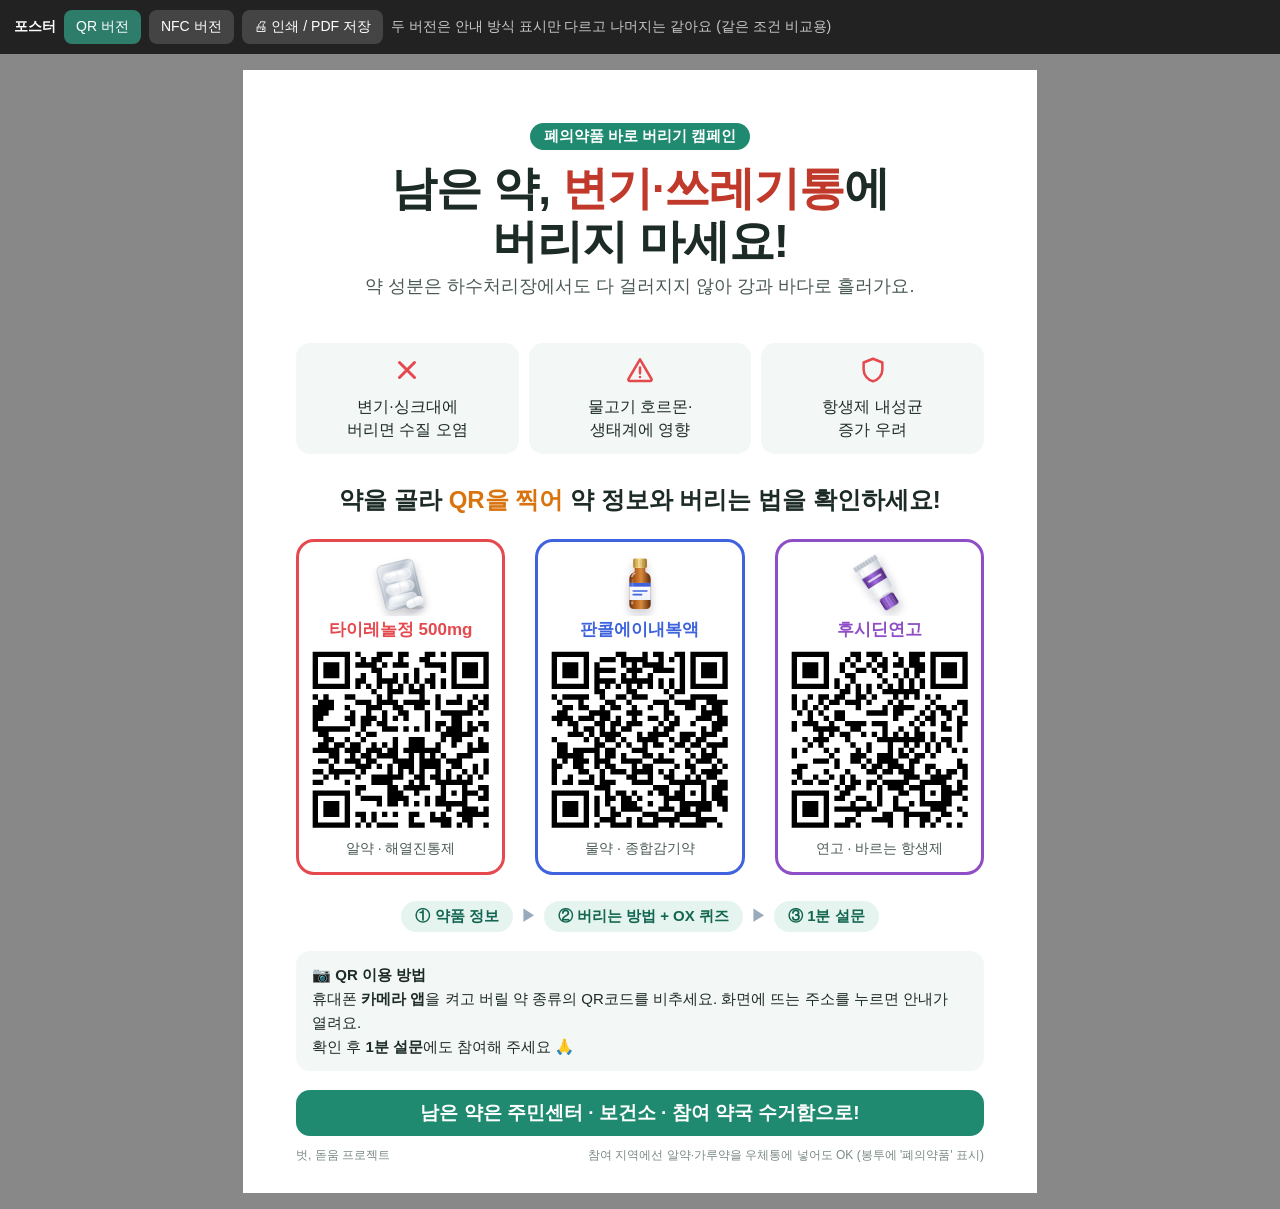
<file: poster.html>
<!doctype html>
<html lang="ko">
<head>
<meta charset="utf-8">
<meta name="viewport" content="width=device-width, initial-scale=1">
<title>포스터</title>
<style>
  @page { size: A4 portrait; margin: 0; }
  * { box-sizing: border-box; }
  body { word-break: keep-all; margin: 0; background: #888; font-family: -apple-system, "Apple SD Gothic Neo", "Malgun Gothic", "Noto Sans KR", sans-serif; color: #1d2b27; }
  .bar { position: sticky; top: 0; background: #222; color: #fff; padding: 10px 14px; display: flex; gap: 8px; align-items: center; flex-wrap: wrap; z-index: 5; font-size: 14px; }
  .bar a, .bar button { background: #444; color: #fff; border: 0; border-radius: 8px; padding: 8px 12px; text-decoration: none; cursor: pointer; font-size: 14px; }
  .bar a.on { background: #2e7d6b; }
  .page { width: 210mm; height: 297mm; margin: 16px auto; background: #fff; padding: 14mm 14mm 18mm; display: flex; flex-direction: column; overflow: hidden; }
  .head { text-align: center; }
  .head .kicker { display: inline-block; background: #1f8a70; color: #fff; padding: 4px 14px; border-radius: 99px; font-size: 15px; font-weight: 700; }
  .head h1 { font-size: 46px; margin: 12px 0 6px; letter-spacing: -1px; line-height: 1.15; }
  .head h1 em { font-style: normal; color: #c0392b; }
  .head p { font-size: 18px; margin: 0; color: #4a5a55; }
  .facts { display: flex; gap: 10px; margin: 12mm 0 8mm; }
  .facts div { flex: 1; background: #f3f7f5; border-radius: 14px; padding: 12px; font-size: 16px; text-align: center; line-height: 1.45; }
  .facts b { display: block; font-size: 26px; margin-bottom: 4px; }
  .cta { text-align: center; font-size: 24px; font-weight: 800; margin-bottom: 6mm; }
  .cta span { color: var(--accent); }
  .boxes { display: grid; grid-template-columns: repeat(3, 1fr); gap: 8mm; flex: 1; }
  .box { border: 3px solid var(--c); border-radius: 18px; padding: 10px 8px 14px; text-align: center; display: flex; flex-direction: column; align-items: center; justify-content: center; }
  .box .ic { width: 64px; height: 64px; } .box .ic svg { width: 100%; height: 100%; }
  .facts .ico { color: #e5484d; margin-bottom: 4px; }
  .box h2 { margin: 2px 0 8px; font-size: 17px; color: var(--c); }
  .target { width: 48mm; height: 48mm; display: flex; align-items: center; justify-content: center; }
  .target svg { width: 100%; height: 100%; }
  .nfc { width: 46mm; height: 46mm; border-radius: 50%; border: 3px dashed var(--accent); display: flex; flex-direction: column; align-items: center; justify-content: center; color: var(--accent); font-weight: 800; font-size: 15px; background: #eef5fd; }
  .nfc .w { font-size: 34px; line-height: 1; margin-bottom: 4px; }
  .box .hint { margin-top: 10px; font-size: 14px; color: #4a5a55; }
  .flow { display: flex; align-items: center; justify-content: center; gap: 8px; margin-top: 7mm; font-size: 15px; font-weight: 700; color: #136650; }
  .flow span { background: #e6f4ef; border-radius: 99px; padding: 6px 14px; }
  .flow i { font-style: normal; color: #9ab; }
  .how { margin-top: 5mm; background: #f3f7f5; border-radius: 14px; padding: 12px 16px; font-size: 15px; line-height: 1.6; }
  .band { margin-top: 5mm; background: #1f8a70; color: #fff; border-radius: 14px; text-align: center; padding: 10px; font-size: 19px; font-weight: 800; }
  .foot { margin-top: 3mm; display: flex; justify-content: space-between; font-size: 12px; color: #7a8a85; }
  @media print { body { background: #fff; } .bar { display: none; } .page { margin: 0; box-shadow: none; } }
</style>
</head>
<body>
<div class="bar">
  <b>포스터</b>
  <a id="vqr" href="?v=qr">QR 버전</a>
  <a id="vnfc" href="?v=nfc">NFC 버전</a>
  <button onclick="print()">🖨 인쇄 / PDF 저장</button>
  <span style="opacity:.75">두 버전은 안내 방식 표시만 다르고 나머지는 같아요 (같은 조건 비교용)</span>
</div>

<div class="page" id="page"></div>

<script src="config.js"></script>
<script src="data.js"></script>
<script src="icons.js"></script>
<script src="qrcode.js"></script>
<script src="app.js"></script>
<script>
(function () {
  const P = new URLSearchParams(location.search);
  const v = P.get("v") === "nfc" ? "nfc" : "qr";
  const base = P.get("base") || sessionStorage.getItem("nfcmed_base") || App.baseUrl();
  const accent = v === "qr" ? "#d9730d" : "#2b7bd6";
  document.getElementById(v === "qr" ? "vqr" : "vnfc").classList.add("on");
  document.title = (v === "qr" ? "QR" : "NFC") + " 포스터 - 폐의약품";
  const page = document.getElementById("page");
  page.style.setProperty("--accent", accent);

  const boxes = Object.keys(CONTENT).map(k => {
    const c = CONTENT[k];
    const url = base + "?t=" + k + "&s=qr";
    const target = v === "qr"
      ? '<div class="target">' + App.qrSvg(url) + "</div>"
      : '<div class="nfc"><div class="w">📱</div>여기에<br>폰을 대세요</div>';
    return '<div class="box" style="--c:' + c.color + '"><div class="ic">' + ILLU[c.disposal] + "</div><h2>" + c.name + "</h2>" + target +
      '<div class="hint">' + c.summary + "</div></div>";
  }).join("");

  const how = v === "qr"
    ? "<b>📷 QR 이용 방법</b><br>휴대폰 <b>카메라 앱</b>을 켜고 버릴 약 종류의 QR코드를 비추세요. 화면에 뜨는 주소를 누르면 안내가 열려요."
    : "<b>📱 NFC 이용 방법</b><br><b>아이폰</b>: 화면을 켜고 폰 <b>윗부분</b>을 원에 대세요. &nbsp; <b>안드로이드</b>: NFC를 켜고 폰 <b>뒷면 가운데</b>를 원에 대세요.<br>뜨는 알림을 누르면 안내가 열려요. (앱 설치 필요 없음)";

  page.innerHTML =
    '<div class="head"><span class="kicker">폐의약품 바로 버리기 캠페인</span>' +
    "<h1>남은 약, <em>변기·쓰레기통</em>에<br>버리지 마세요!</h1>" +
    "<p>약 성분은 하수처리장에서도 다 걸러지지 않아 강과 바다로 흘러가요.</p></div>" +
    '<div class="facts"><div>' + I("x", 30, 2.4) + '<br>변기·싱크대에<br>버리면 수질 오염</div><div>' + I("alert", 30, 2) + '<br>물고기 호르몬·<br>생태계에 영향</div><div>' + I("shield", 30, 2) + '<br>항생제 내성균<br>증가 우려</div></div>' +
    '<div class="cta">약을 골라 <span>' + (v === "qr" ? "QR을 찍어" : "폰을 대어") + "</span> 약 정보와 버리는 법을 확인하세요!</div>" +
    '<div class="boxes">' + boxes + "</div>" +
    '<div class="flow"><span>① 약품 정보</span><i>▶</i><span>② 버리는 방법 + OX 퀴즈</span><i>▶</i><span>③ 1분 설문</span></div>' +
    '<div class="how">' + how + "<br>확인 후 <b>1분 설문</b>에도 참여해 주세요 🙏</div>" +
    '<div class="band">남은 약은 주민센터 · 보건소 · 참여 약국 수거함으로!</div>' +
    '<div class="foot"><span>벗, 돋움 프로젝트</span><span>참여 지역에선 알약·가루약을 우체통에 넣어도 OK (봉투에 &#39;폐의약품&#39; 표시)</span></div>';
})();
</script>
</body>
</html>
</file>
